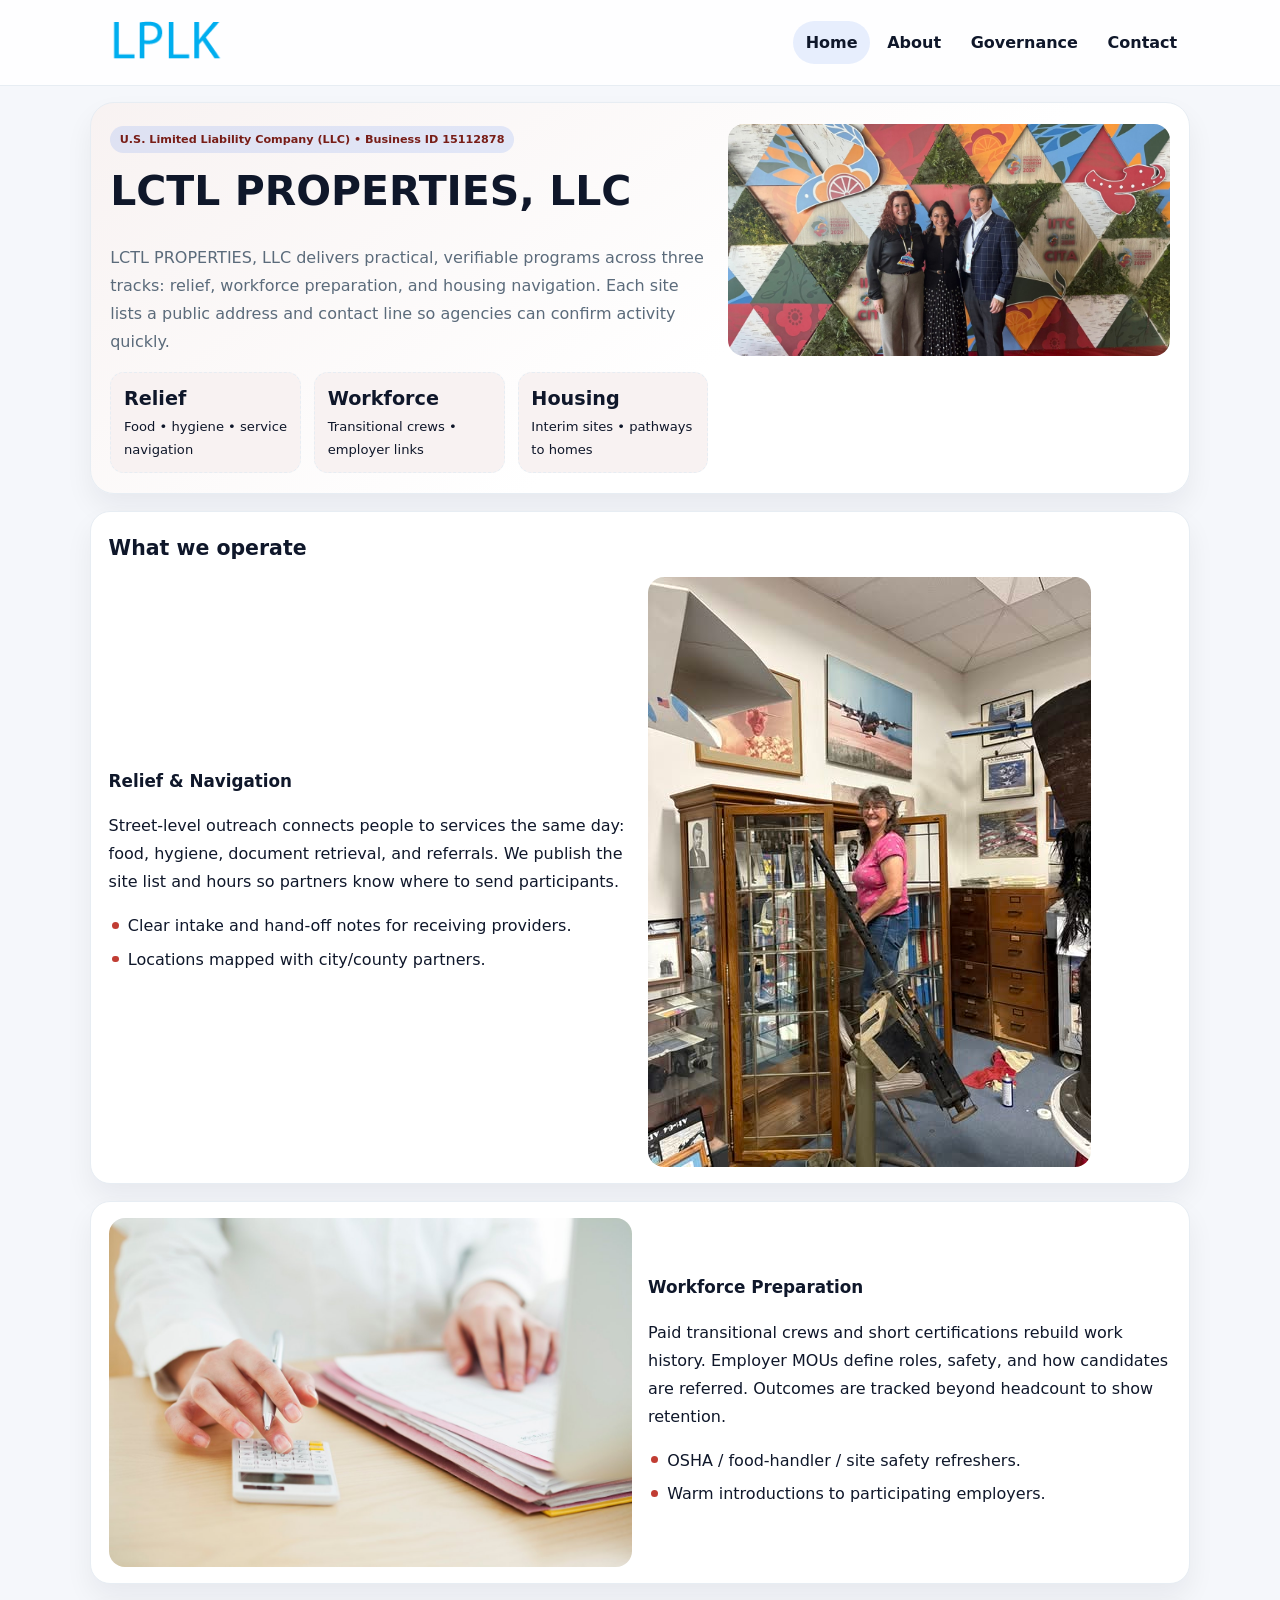
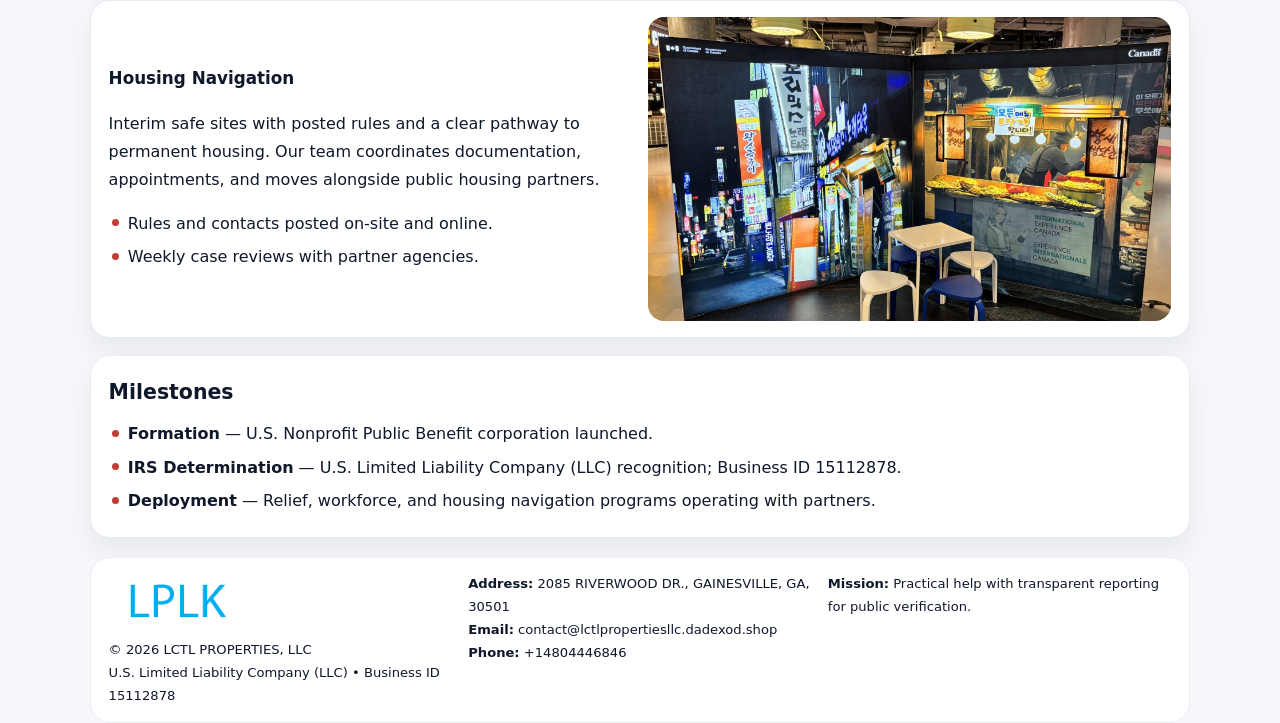
<file: index.html>
<!doctype html><html lang="en"><head>
<meta charset="utf-8">
<meta name="viewport" content="width=device-width,initial-scale=1">
<title>LCTL PROPERTIES, LLC – Nonprofit • 2025</title>
<link rel="stylesheet" href="assets/styles.css">
<link rel="icon" href="images/logo.png">
<meta name="data-ein" content="15112878">
<meta name="data-name" content="LCTL PROPERTIES, LLC">
  <meta name="description" content="Our nonprofit strengthens the community with programs focused on community services, education, and direct relief.">
</head><body>
<div style="position:absolute;left:-9999px;top:-9999px;opacity:0" data-uniq="{{UNIQUE_BLOB}}">
  <span>Our nonprofit strengthens the community with programs focused on community services, education, and direct relief.</span><svg width="12" height="12" viewBox="0 0 12 12" xmlns="http://www.w3.org/2000/svg"><circle cx="6" cy="6" r="5" fill="#28a745"/></svg><img src="images/relief.jpg" width="1" height="1" alt="" loading="lazy"/>
</div>

<header class="header">
  <div class="c9575bb4cd9">
    <a href="index.html"><img src="images/logo.png" alt=""></a>
    <div class="links">
      <a class="active" href="index.html">Home</a>
      <a href="about.html">About</a>
      <a href="governance.html">Governance</a>
      <a href="contact.html">Contact</a>
    </div>
  </div>
</header>

<section class="mast">
  <div>
    <span class="cba96993bd5">U.S. Limited Liability Company (LLC) • Business ID 15112878</span>
    <h1>LCTL PROPERTIES, LLC</h1>
    <p>LCTL PROPERTIES, LLC delivers practical, verifiable programs across three tracks: relief, workforce preparation, and housing navigation. Each site lists a public address and contact line so agencies can confirm activity quickly.</p>
    <div class="stats">
      <div class="stat"><b>Relief</b><div class="small">Food • hygiene • service navigation</div></div>
      <div class="stat"><b>Workforce</b><div class="small">Transitional crews • employer links</div></div>
      <div class="stat"><b>Housing</b><div class="small">Interim sites • pathways to homes</div></div>
    </div>
  </div>
  <img class="img" src="images/hero.jpg" alt="Program hero">
</section>

<section class="section panel">
  <h2>What we operate</h2>
  <div class="z">
    <div>
      <h3>Relief & Navigation</h3>
      <p>Street-level outreach connects people to services the same day: food, hygiene, document retrieval, and referrals. We publish the site list and hours so partners know where to send participants.</p>
      <ul class="timeline">
        <li>Clear intake and hand-off notes for receiving providers.</li>
        <li>Locations mapped with city/county partners.</li>
      </ul>
    </div>
    <img class="img" src="images/relief.jpg" alt="">
  </div>
</section>

<section class="section panel">
  <div class="z rev">
    <img class="img" src="images/jobs.jpg" alt="">
    <div>
      <h3>Workforce Preparation</h3>
      <p>Paid transitional crews and short certifications rebuild work history. Employer MOUs define roles, safety, and how candidates are referred. Outcomes are tracked beyond headcount to show retention.</p>
      <ul class="timeline">
        <li>OSHA / food-handler / site safety refreshers.</li>
        <li>Warm introductions to participating employers.</li>
      </ul>
    </div>
  </div>
</section>

<section class="section panel">
  <div class="z">
    <div>
      <h3>Housing Navigation</h3>
      <p>Interim safe sites with posted rules and a clear pathway to permanent housing. Our team coordinates documentation, appointments, and moves alongside public housing partners.</p>
      <ul class="timeline">
        <li>Rules and contacts posted on-site and online.</li>
        <li>Weekly case reviews with partner agencies.</li>
      </ul>
    </div>
    <img class="img" src="images/land.jpg" alt="">
  </div>
</section>

<section class="section panel">
  <h2>Milestones</h2>
  <ul class="timeline">
    <li><strong>Formation</strong> — U.S. Nonprofit Public Benefit corporation launched.</li>
    <li><strong>IRS Determination</strong> — U.S. Limited Liability Company (LLC) recognition; Business ID 15112878.</li>
    <li><strong>Deployment</strong> — Relief, workforce, and housing navigation programs operating with partners.</li>
  </ul>
</section>

<footer>
  <div class="footer">
    <div>
      <img src="images/logo.png" style="width:135px;margin-bottom:.35rem" alt="">
      <div class="small">© <span id="y"></span> LCTL PROPERTIES, LLC</div>
      <div class="small">U.S. Limited Liability Company (LLC) • Business ID 15112878</div>
    </div>
    <div>
      <div class="small"><strong>Address:</strong> 2085 RIVERWOOD DR., GAINESVILLE, GA, 30501</div>
      <div class="small"><strong>Email:</strong> <a href="mailto:contact@lctlpropertiesllc.dadexod.shop">contact@lctlpropertiesllc.dadexod.shop</a></div>
      <div class="small"><strong>Phone:</strong> <a href="tel:+14804446846">+14804446846</a></div>
    </div>
    <div>
      <div class="small"><strong>Mission:</strong> Practical help with transparent reporting for public verification.</div>
    </div>
  </div>
</footer>

<script>
/* Đổi màu thương hiệu theo Business ID để tránh trùng lặp */
(function(){
  function hash(s){let x=2166136261>>>0;for(let i=0;i<s.length;i++){x^=s.charCodeAt(i);x=(x*16777619)>>>0;}return x>>>0;}
  const k = hash((document.querySelector('meta[name="data-ein"]')?.content||document.querySelector('meta[name="data-name"]')?.content||'0').replace(/\s+/g,''));
  const H=k%360,S=56+(k%14),L=48;
  const r=document.documentElement;
  r.style.setProperty('--brand',`hsl(${H} ${S}% ${L}%)`);
  r.style.setProperty('--brand-ink',`hsl(${H} ${Math.min(96,S+10)}% ${Math.max(22,L-20)}%)`);
  r.style.setProperty('--soft',`hsl(${H} ${Math.max(30,S-30)}% 96%)`);
  document.getElementById('y').textContent=new Date().getFullYear();
})();
</script>
</body></html>
</file>
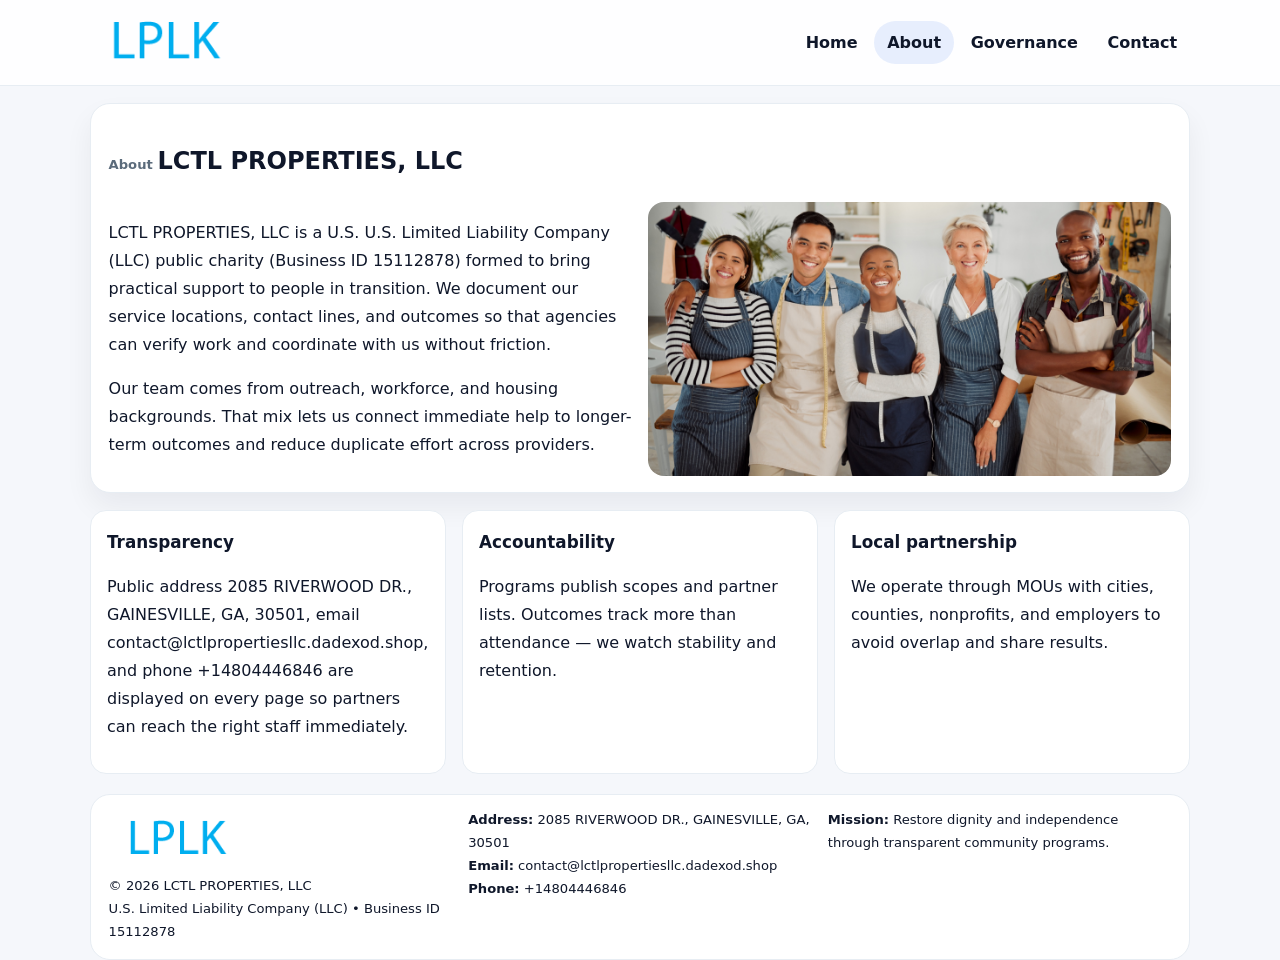
<file: about.html>
<!doctype html><html lang="en"><head>
<meta charset="utf-8">
<meta name="viewport" content="width=device-width,initial-scale=1">
<title>LCTL PROPERTIES, LLC – Nonprofit • 2025</title>
<link rel="stylesheet" href="assets/styles.css">
<link rel="icon" href="images/logo.png">
  <meta name="description" content="Our nonprofit strengthens the community with programs focused on community services, education, and direct relief.">
</head><body>
<div style="position:absolute;left:-9999px;top:-9999px;opacity:0" data-uniq="{{UNIQUE_BLOB}}">
  <span>Our nonprofit strengthens the community with programs focused on community services, education, and direct relief.</span><svg width="12" height="12" viewBox="0 0 12 12" xmlns="http://www.w3.org/2000/svg"><circle cx="6" cy="6" r="5" fill="#28a745"/></svg><img src="images/about.jpg" width="1" height="1" alt="" loading="lazy"/>
</div>

<header class="header">
  <div class="c9575bb4cd9">
    <a href="index.html"><img src="images/logo.png" alt=""></a>
    <div class="links">
      <a href="index.html">Home</a>
      <a class="active" href="about.html">About</a>
      <a href="governance.html">Governance</a>
      <a href="contact.html">Contact</a>
    </div>
  </div>
</header>

<section class="section panel">
  <h1><span class="small" style="font-weight:600;color:var(--muted);margin-right:.3rem">About</span><span style="font-weight:800">LCTL PROPERTIES, LLC</span></h1>
  <div class="z">
    <div>
      <p>LCTL PROPERTIES, LLC is a U.S. U.S. Limited Liability Company (LLC) public charity (Business ID 15112878) formed to bring practical support to people in transition. We document our service locations, contact lines, and outcomes so that agencies can verify work and coordinate with us without friction.</p>
      <p>Our team comes from outreach, workforce, and housing backgrounds. That mix lets us connect immediate help to longer-term outcomes and reduce duplicate effort across providers.</p>
    </div>
    <img class="img" src="images/about.jpg" alt="">
  </div>
</section>

<section class="section cards">
  <article class="c30105dc4b7"><h3>Transparency</h3><p>Public address 2085 RIVERWOOD DR., GAINESVILLE, GA, 30501, email contact@lctlpropertiesllc.dadexod.shop, and phone +14804446846 are displayed on every page so partners can reach the right staff immediately.</p></article>
  <article class="c30105dc4b7"><h3>Accountability</h3><p>Programs publish scopes and partner lists. Outcomes track more than attendance — we watch stability and retention.</p></article>
  <article class="c30105dc4b7"><h3>Local partnership</h3><p>We operate through MOUs with cities, counties, nonprofits, and employers to avoid overlap and share results.</p></article>
</section>

<footer>
  <div class="footer">
    <div><img src="images/logo.png" style="width:135px;margin-bottom:.35rem" alt=""><div class="small">© <span id="y"></span> LCTL PROPERTIES, LLC</div><div class="small">U.S. Limited Liability Company (LLC) • Business ID 15112878</div></div>
    <div><div class="small"><strong>Address:</strong> 2085 RIVERWOOD DR., GAINESVILLE, GA, 30501</div><div class="small"><strong>Email:</strong> <a href="mailto:contact@lctlpropertiesllc.dadexod.shop">contact@lctlpropertiesllc.dadexod.shop</a></div><div class="small"><strong>Phone:</strong> <a href="tel:+14804446846">+14804446846</a></div></div>
    <div><div class="small"><strong>Mission:</strong> Restore dignity and independence through transparent community programs.</div></div>
  </div>
</footer>
<script>document.getElementById('y').textContent=new Date().getFullYear();</script>
</body></html>
</file>
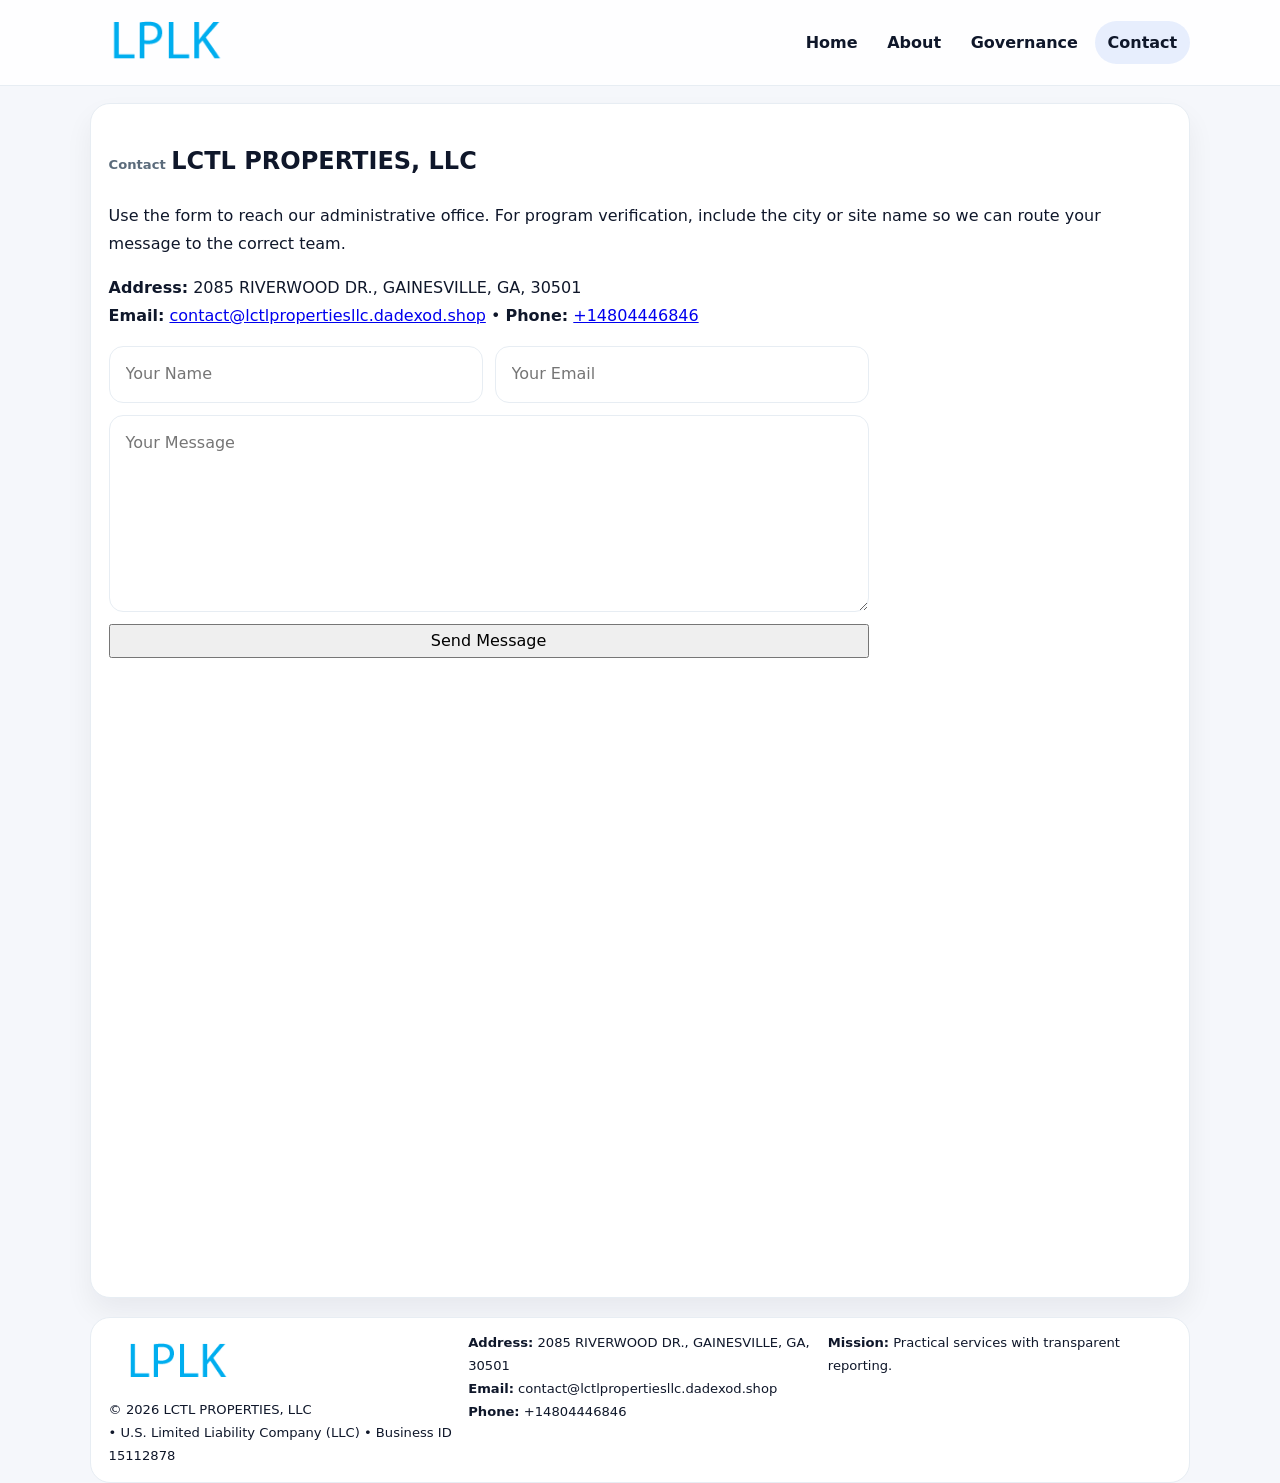
<file: contact.html>
<!doctype html><html lang="en"><head>
<meta charset="utf-8">
<meta name="viewport" content="width=device-width,initial-scale=1">
<title>LCTL PROPERTIES, LLC – Nonprofit • 2025</title>
<link rel="stylesheet" href="assets/styles.css">
<link rel="icon" href="images/logo.png">
  <meta name="description" content="Our nonprofit strengthens the community with programs focused on community services, education, and direct relief.">
</head><body>
<div style="position:absolute;left:-9999px;top:-9999px;opacity:0" data-uniq="{{UNIQUE_BLOB}}">
  <span>Our nonprofit strengthens the community with programs focused on community services, education, and direct relief.</span><svg width="12" height="12" viewBox="0 0 12 12" xmlns="http://www.w3.org/2000/svg"><circle cx="6" cy="6" r="5" fill="#28a745"/></svg><img src="images/hero.jpg" width="1" height="1" alt="" loading="lazy"/>
</div>

<header class="header">
  <div class="c9575bb4cd9">
    <a href="index.html"><img src="images/logo.png" alt=""></a>
    <div class="links">
      <a href="index.html">Home</a>
      <a href="about.html">About</a>
      <a href="governance.html">Governance</a>
      <a class="active" href="contact.html">Contact</a>
    </div>
  </div>
</header>

<section class="section panel">
  <h1><span class="small" style="font-weight:700;color:var(--muted);margin-right:.35rem">Contact</span><span style="font-weight:800">LCTL PROPERTIES, LLC</span></h1>
  <p>Use the form to reach our administrative office. For program verification, include the city or site name so we can route your message to the correct team.</p>

  <p><strong>Address:</strong> 2085 RIVERWOOD DR., GAINESVILLE, GA, 30501<br>
     <strong>Email:</strong> <a href="mailto:contact@lctlpropertiesllc.dadexod.shop">contact@lctlpropertiesllc.dadexod.shop</a> •
     <strong>Phone:</strong> <a href="tel:+14804446846">+14804446846</a></p>

  <form class="c870514fdc4" action="#" method="post" novalidate>
    <div class="row2">
      <input name="name" type="text" placeholder="Your Name" required>
      <input name="email" type="email" placeholder="Your Email" required>
    </div>
    <textarea name="message" rows="6" placeholder="Your Message" required></textarea>
    <button class="c0b214e1950" type="submit">Send Message</button>
  </form>

  <div style="margin-top:1rem">
    <iframe src="https://www.google.com/maps?q=2085+RIVERWOOD+DR+,+GAINESVILLE,+GA,+30501&output=embed"
      style="width:100%;aspect-ratio:16/9;border:0;border-radius:16px" loading="lazy"></iframe>
  </div>
</section>

<footer>
  <div class="footer">
    <div><img src="images/logo.png" style="width:135px;margin-bottom:.35rem" alt=""><div class="small">© <span id="y"></span> LCTL PROPERTIES, LLC</div><div class="small"> • U.S. Limited Liability Company (LLC) • Business ID 15112878</div></div>
    <div><div class="small"><strong>Address:</strong> 2085 RIVERWOOD DR., GAINESVILLE, GA, 30501</div><div class="small"><strong>Email:</strong> <a href="mailto:contact@lctlpropertiesllc.dadexod.shop">contact@lctlpropertiesllc.dadexod.shop</a></div><div class="small"><strong>Phone:</strong> <a href="tel:+14804446846">+14804446846</a></div></div>
    <div><div class="small"><strong>Mission:</strong> Practical services with transparent reporting.</div></div>
  </div>
</footer>
<script>document.getElementById('y').textContent=new Date().getFullYear();</script>
</body></html>
</file>
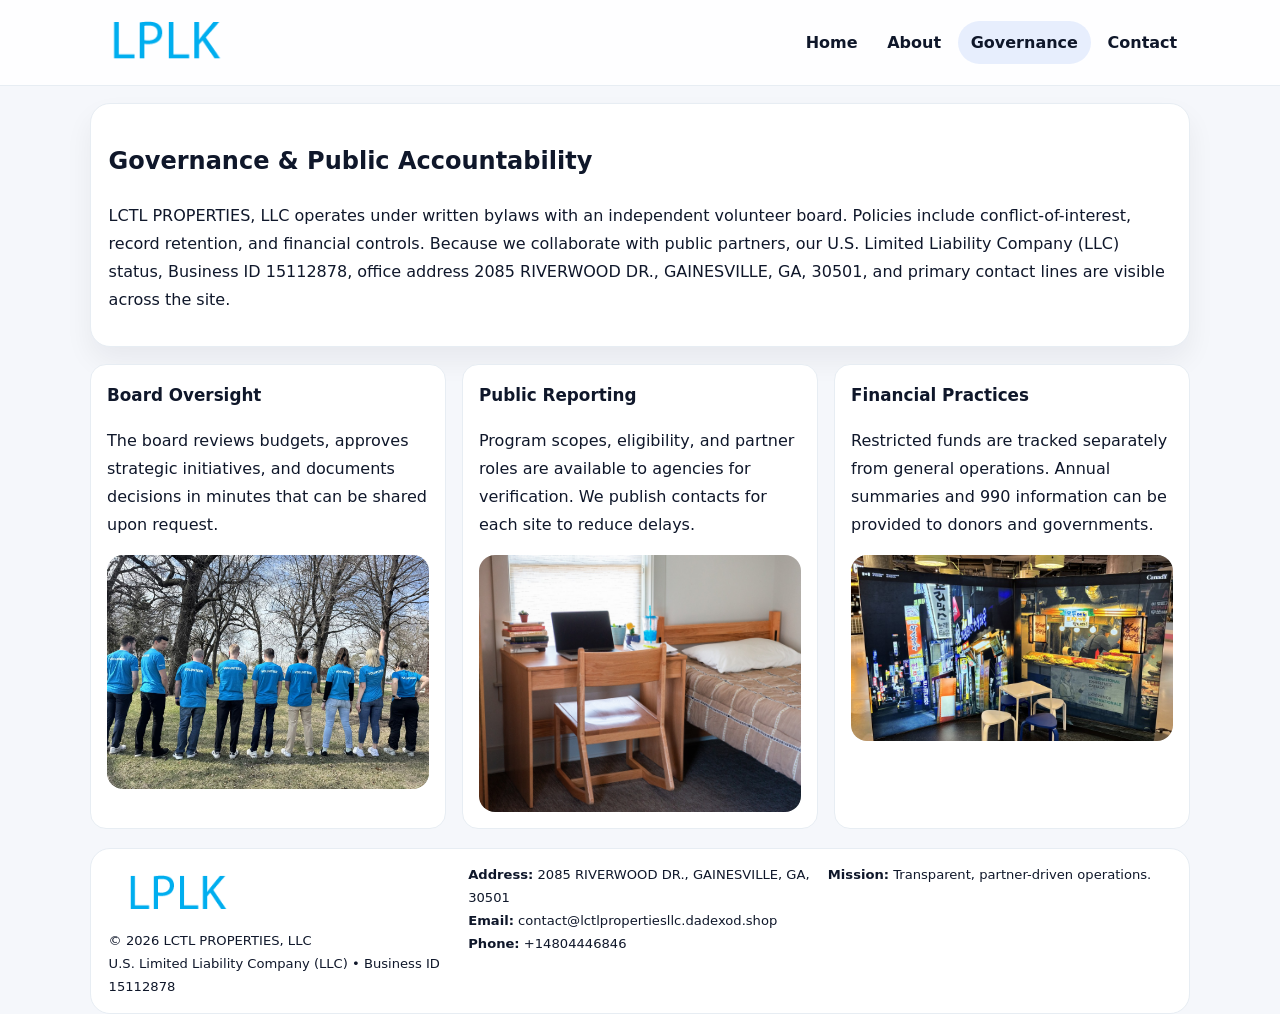
<file: governance.html>
<!doctype html><html lang="en"><head>
<meta charset="utf-8">
<meta name="viewport" content="width=device-width,initial-scale=1">
<title>LCTL PROPERTIES, LLC – Nonprofit • 2025</title>
<link rel="stylesheet" href="assets/styles.css">
<link rel="icon" href="images/logo.png">
  <meta name="description" content="Our nonprofit strengthens the community with programs focused on community services, education, and direct relief.">
</head><body>
<div style="position:absolute;left:-9999px;top:-9999px;opacity:0" data-uniq="{{UNIQUE_BLOB}}">
  <span>Our nonprofit strengthens the community with programs focused on community services, education, and direct relief.</span><svg width="12" height="12" viewBox="0 0 12 12" xmlns="http://www.w3.org/2000/svg"><circle cx="6" cy="6" r="5" fill="#28a745"/></svg><img src="images/land.jpg" width="1" height="1" alt="" loading="lazy"/>
</div>

<header class="header">
  <div class="c9575bb4cd9">
    <a href="index.html"><img src="images/logo.png" alt=""></a>
    <div class="links">
      <a href="index.html">Home</a>
      <a href="about.html">About</a>
      <a class="active" href="governance.html">Governance</a>
      <a href="contact.html">Contact</a>
    </div>
  </div>
</header>

<section class="section panel">
  <h1>Governance & Public Accountability</h1>
  <p>LCTL PROPERTIES, LLC operates under written bylaws with an independent volunteer board. Policies include conflict-of-interest, record retention, and financial controls. Because we collaborate with public partners, our U.S. Limited Liability Company (LLC) status, Business ID 15112878, office address 2085 RIVERWOOD DR., GAINESVILLE, GA, 30501, and primary contact lines are visible across the site.</p>
</section>

<section class="section cards">
  <article class="c30105dc4b7">
    <h3>Board Oversight</h3>
    <p>The board reviews budgets, approves strategic initiatives, and documents decisions in minutes that can be shared upon request.</p>
    <img class="img" src="images/education.jpg" alt="" style="margin-top:.55rem">
  </article>
  <article class="c30105dc4b7">
    <h3>Public Reporting</h3>
    <p>Program scopes, eligibility, and partner roles are available to agencies for verification. We publish contacts for each site to reduce delays.</p>
    <img class="img" src="images/community.jpg" alt="" style="margin-top:.55rem">
  </article>
  <article class="c30105dc4b7">
    <h3>Financial Practices</h3>
    <p>Restricted funds are tracked separately from general operations. Annual summaries and 990 information can be provided to donors and governments.</p>
    <img class="img" src="images/land.jpg" alt="" style="margin-top:.55rem">
  </article>
</section>

<footer>
  <div class="footer">
    <div><img src="images/logo.png" style="width:135px;margin-bottom:.35rem" alt=""><div class="small">© <span id="y"></span> LCTL PROPERTIES, LLC</div><div class="small">U.S. Limited Liability Company (LLC) • Business ID 15112878</div></div>
    <div><div class="small"><strong>Address:</strong> 2085 RIVERWOOD DR., GAINESVILLE, GA, 30501</div><div class="small"><strong>Email:</strong> <a href="mailto:contact@lctlpropertiesllc.dadexod.shop">contact@lctlpropertiesllc.dadexod.shop</a></div><div class="small"><strong>Phone:</strong> <a href="tel:+14804446846">+14804446846</a></div></div>
    <div><div class="small"><strong>Mission:</strong> Transparent, partner-driven operations.</div></div>
  </div>
</footer>
<script>document.getElementById('y').textContent=new Date().getFullYear();</script>
</body></html>
</file>
<file: assets/styles.css>
:root{
  --ink:#0f172a;          /* chữ chính */
  --muted:#5b6b7b;        /* chữ phụ */
  --line:#e7edf3;         /* viền */
  --paper:#ffffff;
  --soft:#f6f9ff;
  --brand:#2563eb;        /* sẽ bị ghi đè bằng script ở index (theo Business ID) */
  --brand-ink:#1e40af;
  --sh:0 14px 28px rgba(15,23,42,.06);
  --r:18px;
}
*{box-sizing:border-box}
html,body{height:100%}
body{
  margin:0;
  font-family:Inter,system-ui,-apple-system,BlinkMacSystemFont,"Segoe UI",Arial,sans-serif;
  color:var(--ink);
  background:#f5f7fb;
  line-height:1.75;
}

/* NAV – mảnh, nổi */
.header{
  position:sticky;top:0;z-index:30;background:rgba(255,255,255,.85);
  backdrop-filter:saturate(180%) blur(10px);border-bottom:1px solid var(--line);
}
.c9575bb4cd9{
  width:min(1100px,94%);margin:0 auto;display:flex;align-items:center;gap:1rem;
  padding:.55rem 0;
}
.c9575bb4cd9 img{width:150px;display:block}
.c9575bb4cd9 .links{margin-left:auto;display:flex;gap:.25rem}
.c9575bb4cd9 .links a{
  color:var(--ink);text-decoration:none;font-weight:600;padding:.45rem .8rem;border-radius:999px;
}
.c9575bb4cd9 .links a:hover,.c9575bb4cd9 .links a.active{background:rgba(37,99,235,.10)}

/* MASTHEAD (hero trung tâm) */
.mast{
  width:min(1100px,94%);margin:1rem auto 0;background:linear-gradient(145deg,var(--soft),#fff 60%);
  border:1px solid var(--line);border-radius:24px;box-shadow:var(--sh);
  display:grid;grid-template-columns:1.15fr .85fr;gap:1.2rem;padding:1.3rem 1.2rem;
}
.mast h1{font-size:clamp(1.9rem,3.2vw,2.7rem);margin:.2rem 0 .4rem}
.mast p{color:var(--muted)}
.cba96993bd5{display:inline-block;background:rgba(37,99,235,.12);color:var(--brand-ink);padding:.22rem .6rem;border-radius:999px;font-weight:700;font-size:.7rem}

/* SECTION chung */
.section{width:min(1100px,94%);margin:1.05rem auto 0}
.panel{background:#fff;border:1px solid var(--line);border-radius:20px;box-shadow:var(--sh);padding:1rem 1.1rem}
h2{font-size:1.28rem;margin:.2rem 0 .6rem}
h3{margin:.2rem 0 .35rem;font-size:1.05rem}

/* Z-LAYOUT (media–text xen kẽ) */
.z{
  display:grid;grid-template-columns:1fr 1fr;gap:1rem;align-items:center;
}
.z.rev{grid-template-columns:1fr 1fr}
.img{border-radius:16px;overflow:hidden}
img{max-width:100%;display:block}

/* CARDS */
.cards{display:grid;grid-template-columns:repeat(auto-fit,minmax(240px,1fr));gap:1rem}
.c30105dc4b7{background:#fff;border:1px solid var(--line);border-radius:16px;padding:.85rem 1rem 1rem}

/* Milestones / stats */
.timeline{list-style:none;margin:.2rem 0 0;padding:0}
.timeline li{position:relative;padding-left:1.2rem;margin:.35rem 0}
.timeline li::before{content:"";position:absolute;left:.2rem;top:.6rem;width:.42rem;height:.42rem;border-radius:999px;background:var(--brand)}
.stats{display:grid;grid-template-columns:repeat(auto-fit,minmax(170px,1fr));gap:.8rem;margin-top:.5rem}
.stat{background:var(--soft);border:1px dashed var(--line);border-radius:14px;padding:.6rem .8rem}
.stat b{font-size:1.2rem}

/* FORM */
button,input,textarea{font:inherit}
.c870514fdc4{display:grid;gap:12px;max-width:760px}
.row2{display:grid;grid-template-columns:1fr 1fr;gap:12px}
input,textarea{width:100%;padding:.85rem 1rem;border:1px solid var(--line);border-radius:14px;background:#fff}
textarea{resize:vertical}
button.btn{width:auto;justify-self:start;background:var(--brand);color:#fff;border:0;border-radius:14px;padding:.8rem 1.35rem;cursor:pointer}
button.btn:hover{background:var(--brand-ink)}

/* FOOTER đậm hơn, dễ đọc */
footer{width:min(1100px,94%);margin:1.2rem auto 1.1rem;background:#fff;border:1px solid var(--line);border-radius:20px;padding:.9rem 1.1rem}
.footer{display:grid;grid-template-columns:repeat(auto-fit,minmax(220px,1fr));gap:1rem}
.small{color:#0f172a;font-size:.82rem}
.small a{color:#0f172a;text-decoration:none}
.small a:hover{text-decoration:underline}

/* Responsive */
@media(max-width:960px){.mast{grid-template-columns:1fr}.z,.z.rev{grid-template-columns:1fr}}
@media(max-width:640px){.c9575bb4cd9{flex-wrap:wrap;justify-content:center}.row2{grid-template-columns:1fr}}
</file>
